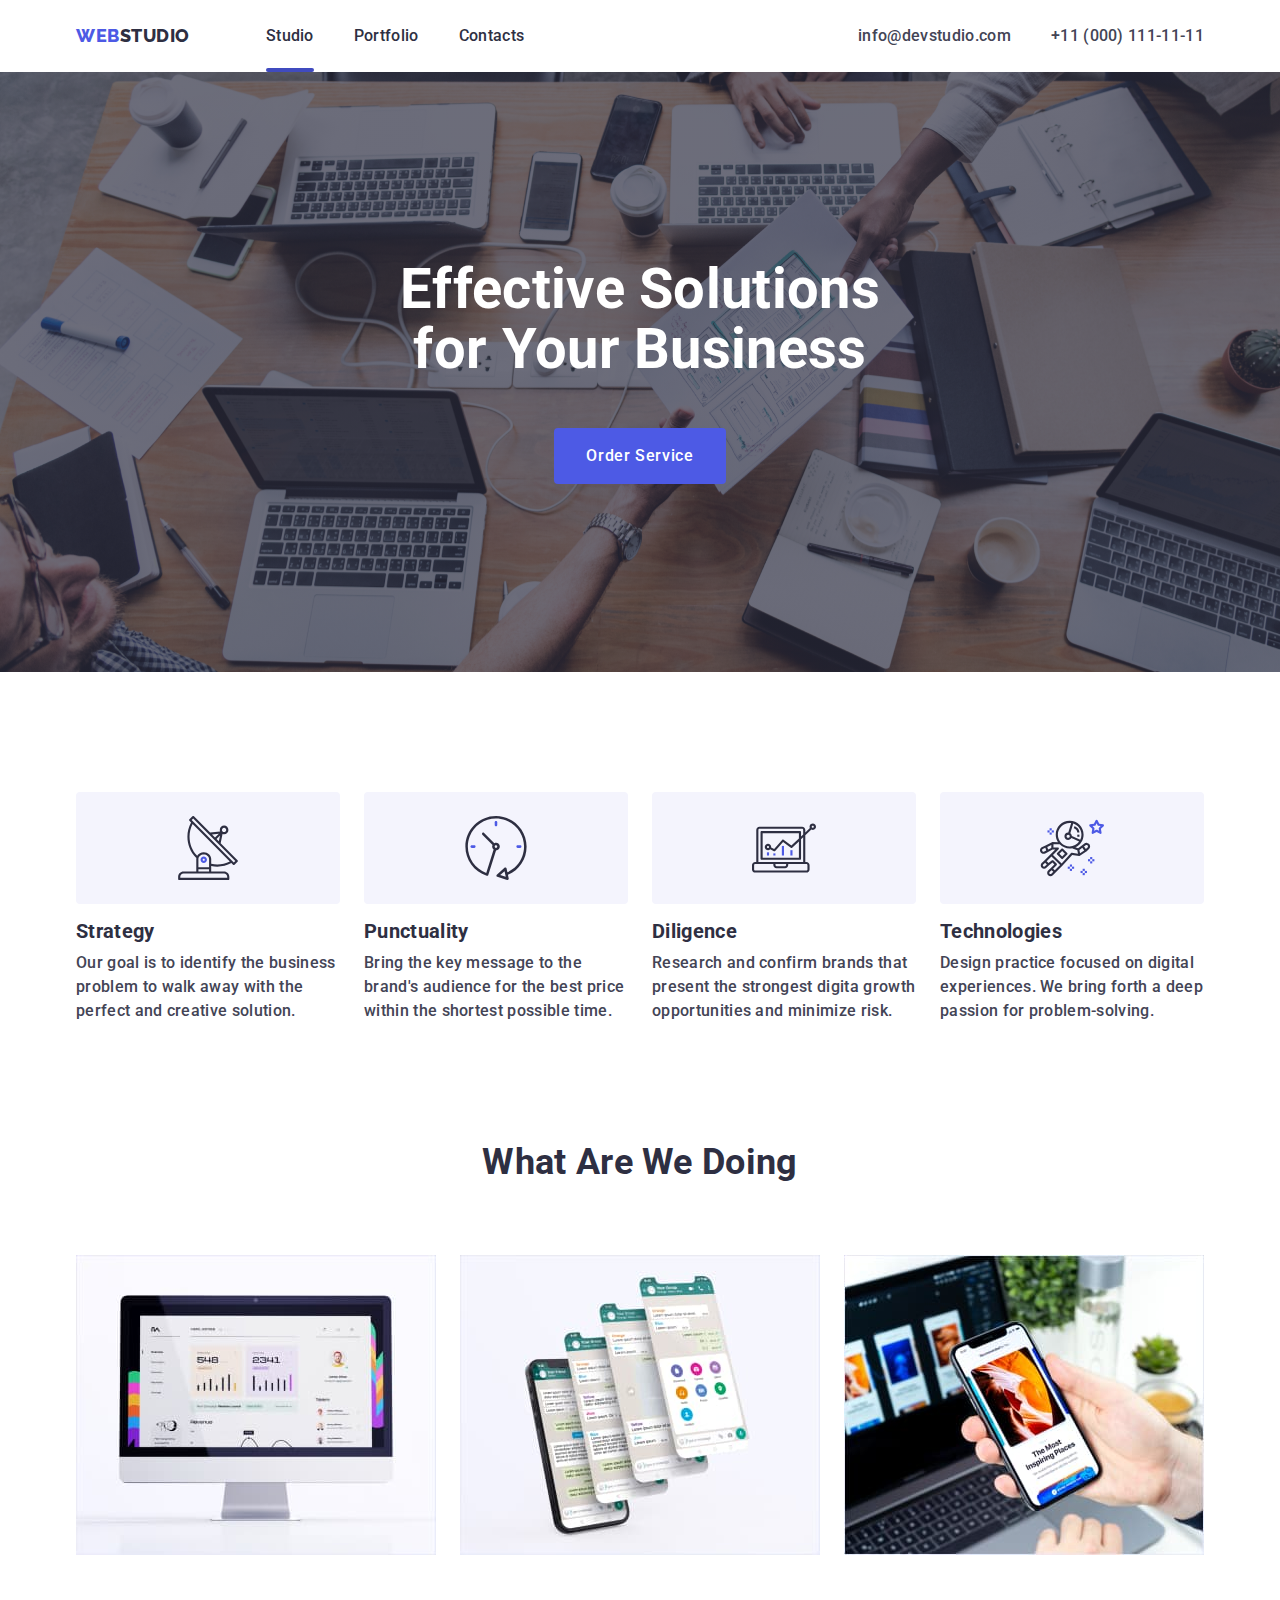
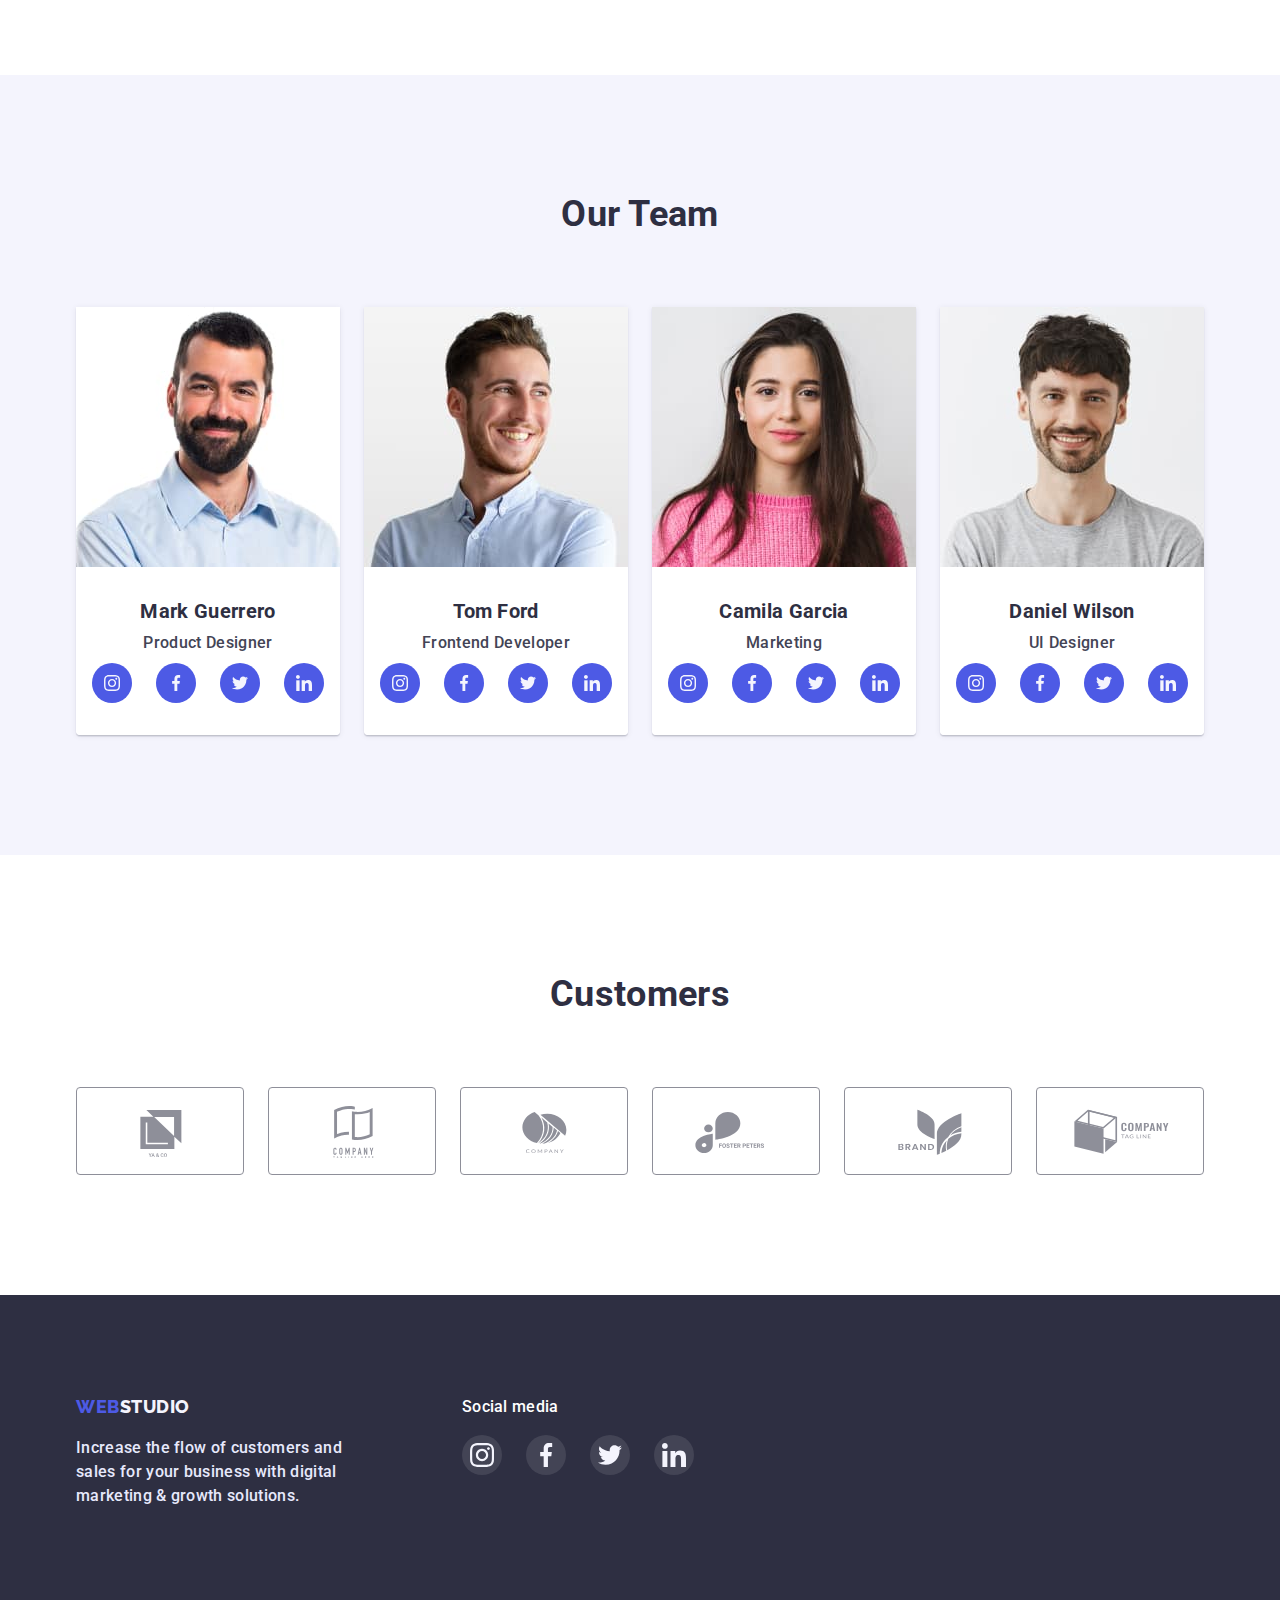
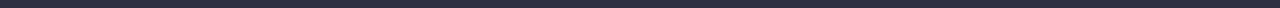
<file: index.html>
<!DOCTYPE html>
<html lang="en">
  <head>
    <meta charset="UTF-8" />
    <meta http-equiv="X-UA-Compatible" content="IE=edge" />
    <meta name="viewport" content="width=device-width, initial-scale=1.0" />
    <title>Web Studio</title>
    <link rel="preconnect" href="https://fonts.googleapis.com" />
    <link rel="preconnect" href="https://fonts.gstatic.com" crossorigin />
    <link
      href="https://fonts.googleapis.com/css2?family=Raleway:wght@800&family=Roboto:wght@400;500;700&display=swap"
      rel="stylesheet"
    />
    <link
      rel="stylesheet"
      href="https://cdn.jsdelivr.net/npm/modern-normalize@1.1.0/modern-normalize.min.css"
    />

    <link rel="stylesheet" href="./css/styles.css" />
  </head>
  <body>
    <!--=================================== HEADER ===================================-->

    <header class="page-header">
      <div class="container page-header-container">
        <nav class="page-nav">
          <a class="logo-link link logo-link-header" href="index.html"
            >WEB<span class="studio-header">STUDIO</span></a
          >
          <ul class="menu list">
            <li class="menu-item">
              <a class="menu-link menu-link-index link" href="index.html"
                >Studio</a
              >
            </li>
            <li class="menu-item">
              <a class="menu-link link" href="portfolio.html">Portfolio</a>
            </li>
            <li class="menu-item">
              <a class="menu-link link" href="">Contacts</a>
            </li>
          </ul>
        </nav>
        <address>
          <ul class="contacts list">
            <li class="contact-link-li">
              <a class="contact-link link" href="mailto:info@devstudio.com"
                >info@devstudio.com</a
              >
            </li>
            <li class="contact-link-li">
              <a class="contact-link link" href="tel:+110001111111"
                >+11 (000) 111-11-11</a
              >
            </li>
          </ul>
        </address>
      </div>
    </header>

    <!--=================================== HERO ===================================-->

    <main>
      <section class="hero section">
        <div class="container">
          <h1 class="main-title">
            Effective Solutions <br />
            for Your Business
          </h1>
          <button class="btn-order button" data-modal-open type="button">
            Order Service
          </button>
        </div>
      </section>

      <!--=================================== FEATURES ===================================-->

      <section class="features-section section">
        <div class="container">
          <h2 class="hidden-title">Features</h2>
          <ul class="features list">
            <li>
              <svg class="about-feauters" height="64px">
                <use href="./images/icons.svg#icon-group"></use>
              </svg>
              <h3 class="suptitle">Strategy</h3>
              <p class="section-description-theme-light">
                Our goal is to identify the business problem to walk away with
                the perfect and creative solution.
              </p>
            </li>
            <li>
              <svg class="about-feauters" height="64px">
                <use href="./images/icons.svg#icon-clock"></use>
              </svg>
              <h3 class="suptitle">Punctuality</h3>
              <p class="section-description-theme-light">
                Bring the key message to the brand's audience for the best price
                within the shortest possible time.
              </p>
            </li>
            <li>
              <svg class="about-feauters" height="64px">
                <use href="./images/icons.svg#icon-diagram"></use>
              </svg>
              <h3 class="suptitle">Diligence</h3>
              <p class="section-description-theme-light">
                Research and confirm brands that present the strongest digita
                growth opportunities and minimize risk.
              </p>
            </li>
            <li>
              <svg class="about-feauters" height="64px">
                <use href="./images/icons.svg#icon-astronaut"></use>
              </svg>
              <h3 class="suptitle">Technologies</h3>
              <p class="section-description-theme-light">
                Design practice focused on digital experiences. We bring forth a
                deep passion for problem-solving.
              </p>
            </li>
          </ul>
        </div>
      </section>

      <!--=================================== WE DOING ===================================-->

      <section class="doing-section section">
        <div class="container">
          <h2 class="section-title">What are we doing</h2>
          <ul class="list img-sites">
            <li>
              <img
                src="images/img1.jpg"
                alt="Site on a computer"
                width="360"
                height="300"
              />
            </li>
            <li>
              <img
                src="images/img2.jpg"
                alt="Site on a telephone"
                width="360"
                height="300"
              />
            </li>
            <li>
              <img
                src="images/img3.jpg"
                alt="Site on a computer and a telephone"
                width="360"
                height="300"
              />
            </li>
          </ul>
        </div>
      </section>

      <!--=================================== TEAM ===================================-->

      <section class="team-section section">
        <div class="container">
          <h2 class="section-title">Our Team</h2>
          <ul class="team-cards list">
            <li class="team-card">
              <img
                src="images/team1.jpg"
                alt="Product Designer - Mark Guerrero"
                width="264"
                height="260"
              />
              <div class="text-before-team-card">
                <h3 class="suptitle team-name">Mark Guerrero</h3>
                <p class="section-description-theme-light text-team">
                  Product Designer
                </p>
                <ul class="social-list list">
                  <li class="social-list-item">
                    <a href="" class="social-list-link"
                      ><svg class="social-list-icon">
                        <use href="./images/icons.svg#icon-instagram"></use>
                      </svg>
                    </a>
                  </li>
                  <li class="social-list list">
                    <a href="" class="social-list-link"
                      ><svg class="social-list-icon">
                        <use href="./images/icons.svg#icon-facebook"></use>
                      </svg>
                    </a>
                  </li>
                  <li class="social-list list">
                    <a href="" class="social-list-link"
                      ><svg class="social-list-icon">
                        <use href="./images/icons.svg#icon-twitter"></use>
                      </svg>
                    </a>
                  </li>
                  <li class="social-list list">
                    <a href="" class="social-list-link"
                      ><svg class="social-list-icon">
                        <use href="./images/icons.svg#icon-linkedin"></use>
                      </svg>
                    </a>
                  </li>
                </ul>
              </div>
            </li>
            <li class="team-card">
              <img
                src="images/team2.jpg"
                alt="Frontend Developer - Tom Ford"
                width="264"
                height="260"
              />
              <div class="text-before-team-card">
                <h3 class="suptitle team-name">Tom Ford</h3>
                <p class="section-description-theme-light text-team">
                  Frontend Developer
                </p>
                <ul class="social-list list">
                  <li class="social-list-item">
                    <a href="" class="social-list-link"
                      ><svg class="social-list-icon">
                        <use href="./images/icons.svg#icon-instagram"></use>
                      </svg>
                    </a>
                  </li>
                  <li class="social-list list">
                    <a href="" class="social-list-link"
                      ><svg class="social-list-icon">
                        <use href="./images/icons.svg#icon-facebook"></use>
                      </svg>
                    </a>
                  </li>
                  <li class="social-list list">
                    <a href="" class="social-list-link"
                      ><svg class="social-list-icon">
                        <use href="./images/icons.svg#icon-twitter"></use>
                      </svg>
                    </a>
                  </li>
                  <li class="social-list list">
                    <a href="" class="social-list-link"
                      ><svg class="social-list-icon">
                        <use href="./images/icons.svg#icon-linkedin"></use>
                      </svg>
                    </a>
                  </li>
                </ul>
              </div>
            </li>
            <li class="team-card">
              <img
                src="images/team3.jpg"
                alt="Marketing - Camila Garcia"
                width="264"
                height="260"
              />
              <div class="text-before-team-card">
                <h3 class="suptitle team-name">Camila Garcia</h3>
                <p class="section-description-theme-light text-team">
                  Marketing
                </p>
                <ul class="social-list list">
                  <li class="social-list-item">
                    <a href="" class="social-list-link"
                      ><svg class="social-list-icon">
                        <use href="./images/icons.svg#icon-instagram"></use>
                      </svg>
                    </a>
                  </li>
                  <li class="social-list list">
                    <a href="" class="social-list-link"
                      ><svg class="social-list-icon">
                        <use href="./images/icons.svg#icon-facebook"></use>
                      </svg>
                    </a>
                  </li>
                  <li class="social-list list">
                    <a href="" class="social-list-link"
                      ><svg class="social-list-icon">
                        <use href="./images/icons.svg#icon-twitter"></use>
                      </svg>
                    </a>
                  </li>
                  <li class="social-list list">
                    <a href="" class="social-list-link"
                      ><svg class="social-list-icon">
                        <use href="./images/icons.svg#icon-linkedin"></use>
                      </svg>
                    </a>
                  </li>
                </ul>
              </div>
            </li>
            <li class="team-card">
              <img
                src="images/team4.jpg"
                alt="UI Designer - Daniel Wilson"
                width="264"
                height="260"
              />
              <div class="text-before-team-card">
                <h3 class="suptitle team-name">Daniel Wilson</h3>
                <p class="section-description-theme-light text-team">
                  UI Designer
                </p>
                <ul class="social-list list">
                  <li class="social-list-item">
                    <a href="" class="social-list-link"
                      ><svg class="social-list-icon">
                        <use href="./images/icons.svg#icon-instagram"></use>
                      </svg>
                    </a>
                  </li>
                  <li class="social-list list">
                    <a href="" class="social-list-link"
                      ><svg class="social-list-icon">
                        <use href="./images/icons.svg#icon-facebook"></use>
                      </svg>
                    </a>
                  </li>
                  <li class="social-list list">
                    <a href="" class="social-list-link"
                      ><svg class="social-list-icon">
                        <use href="./images/icons.svg#icon-twitter"></use>
                      </svg>
                    </a>
                  </li>
                  <li class="social-list list">
                    <a href="" class="social-list-link"
                      ><svg class="social-list-icon">
                        <use href="./images/icons.svg#icon-linkedin"></use>
                      </svg>
                    </a>
                  </li>
                </ul>
              </div>
            </li>
          </ul>
        </div>
      </section>
    </main>

    <!--========================================= CUSTOMERS ==========================-->

    <section class="section">
      <div class="container">
        <h2 class="section-title">Customers</h2>
        <ul class="customer list">
          <li>
            <a class="bisnes-partner" href="">
              <svg class="brend">
                <use href="./images/icons.svg#icon-logo-1"></use>
              </svg>
            </a>
          </li>
          <li>
            <a class="bisnes-partner" href="">
              <svg class="brend">
                <use href="./images/icons.svg#icon-logo-2"></use>
              </svg>
            </a>
          </li>
          <li>
            <a class="bisnes-partner" href="">
              <svg class="brend">
                <use href="./images/icons.svg#icon-logo-3"></use>
              </svg>
            </a>
          </li>
          <li>
            <a class="bisnes-partner" href="">
              <svg class="brend">
                <use href="./images/icons.svg#icon-logo-4"></use>
              </svg>
            </a>
          </li>
          <li>
            <a class="bisnes-partner" href="">
              <svg class="brend">
                <use href="./images/icons.svg#icon-logo-5"></use>
              </svg>
            </a>
          </li>
          <li>
            <a class="bisnes-partner" href="">
              <svg class="brend">
                <use href="./images/icons.svg#icon-logo-6"></use>
              </svg>
            </a>
          </li>
        </ul>
      </div>
    </section>

    <!--=================================== FOOTER ===================================-->

    <footer class="footer">
      <div class="container footer-container">
        <div>
          <a class="logo-link link" href="index.html"
            >WEB<span class="studio studio-footer">STUDIO</span></a
          >
          <p class="section-description-theme-dark">
            Increase the flow of customers and <br />
            sales for your business with digital <br />
            marketing & growth solutions.
          </p>
        </div>
        <div class="footer-social-media">
          <p class="title-social-media">Social media</p>
          <ul class="social-list list">
            <li class="social-list-item">
              <a href="" class="social-list-link social-list-link-footer"
                ><svg class="social-list-icon social-list-icon-footer">
                  <use href="./images/icons.svg#icon-instagram"></use>
                </svg>
              </a>
            </li>
            <li class="social-list list">
              <a href="" class="social-list-link social-list-link-footer"
                ><svg class="social-list-icon social-list-icon-footer">
                  <use href="./images/icons.svg#icon-facebook"></use>
                </svg>
              </a>
            </li>
            <li class="social-list list">
              <a href="" class="social-list-link social-list-link-footer"
                ><svg class="social-list-icon social-list-icon-footer">
                  <use href="./images/icons.svg#icon-twitter"></use>
                </svg>
              </a>
            </li>
            <li class="social-list list">
              <a href="" class="social-list-link social-list-link-footer"
                ><svg class="social-list-icon social-list-icon-footer">
                  <use href="./images/icons.svg#icon-linkedin"></use>
                </svg>
              </a>
            </li>
          </ul>
        </div>
      </div>
    </footer>

    <!-- ==================================MODAL-WINDOW ==========================-->
    
    <div class="backdrop is-hidden" data-modal>
      <div class="modal">
        <button type="button" class="modal-close-btn" data-modal-close>
          <svg class="modal-close-btn-icon" width="8px" height="8px">
            <use href="./images/icons.svg#icon-close-btn"></use>
          </svg>
        </button>
      </div>
    </div>

    <script src="./js/modal.js"></script>
  </body>
</html>
</file>
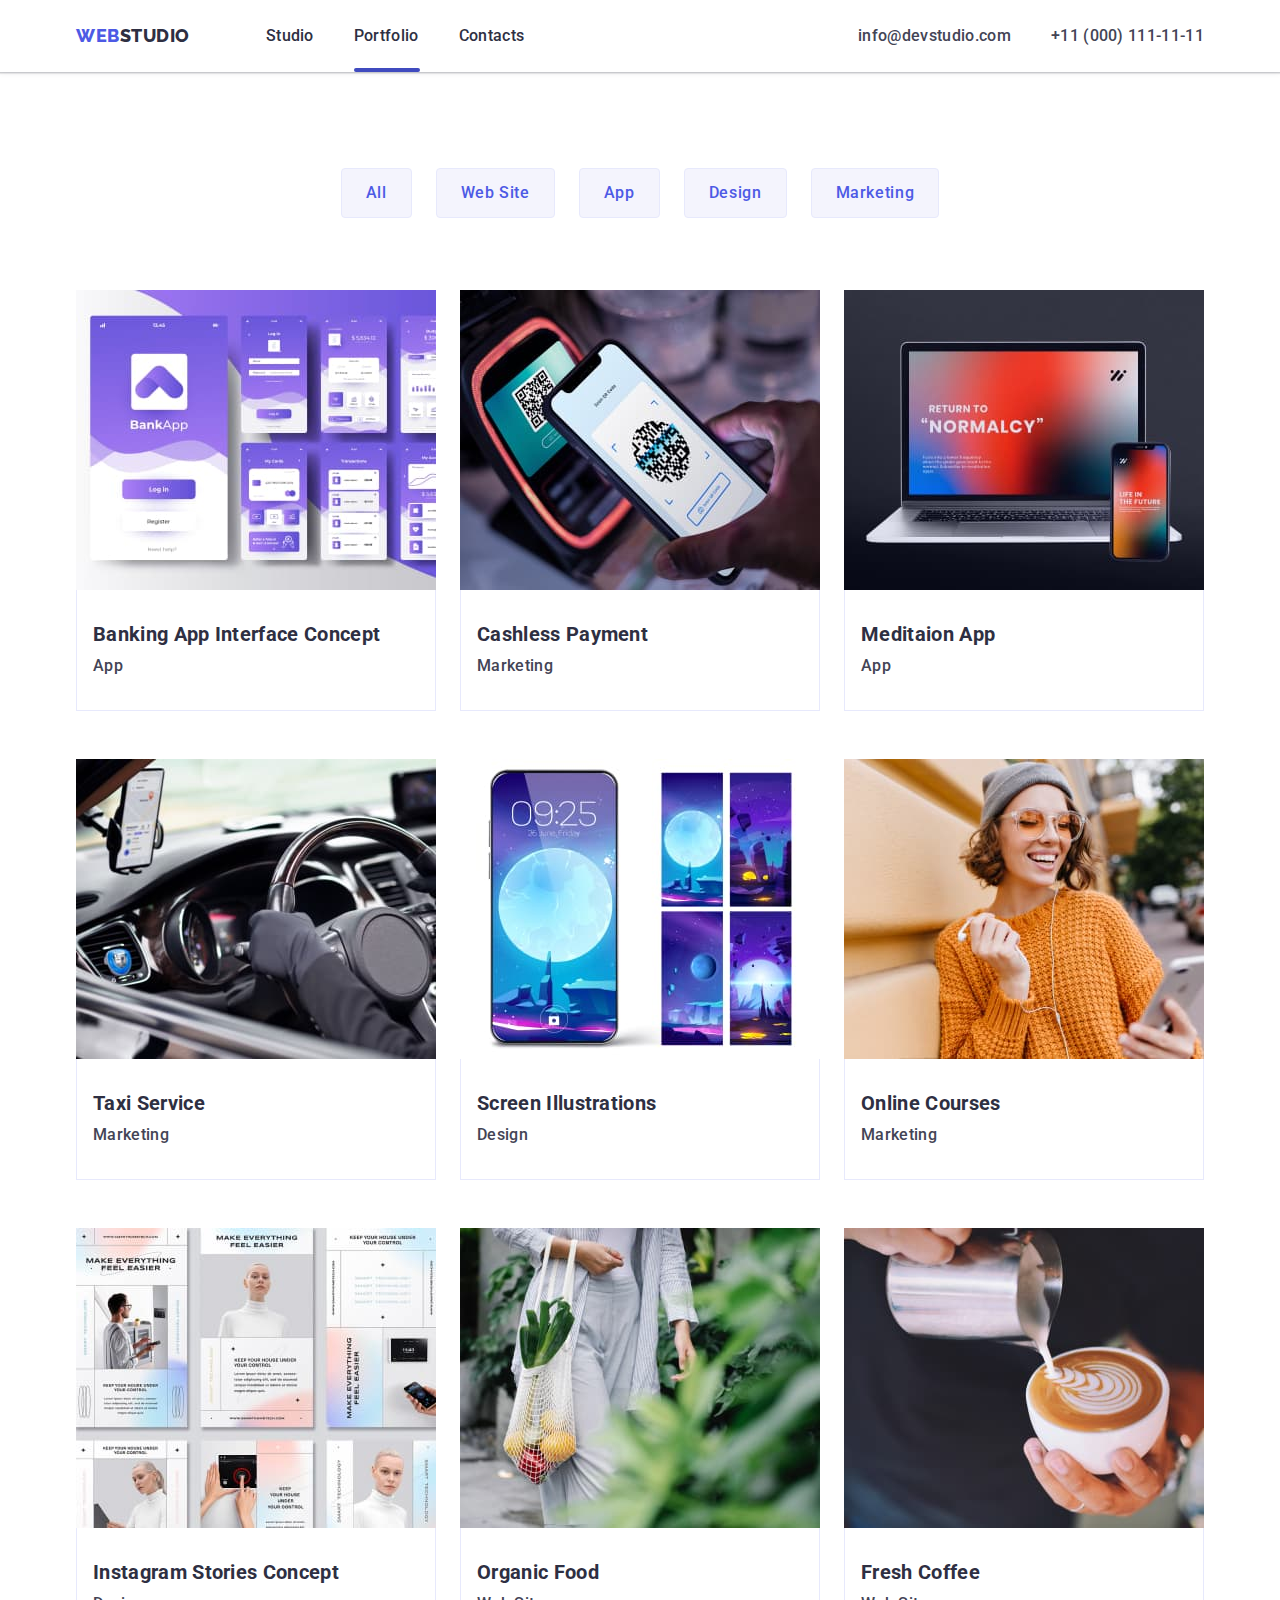
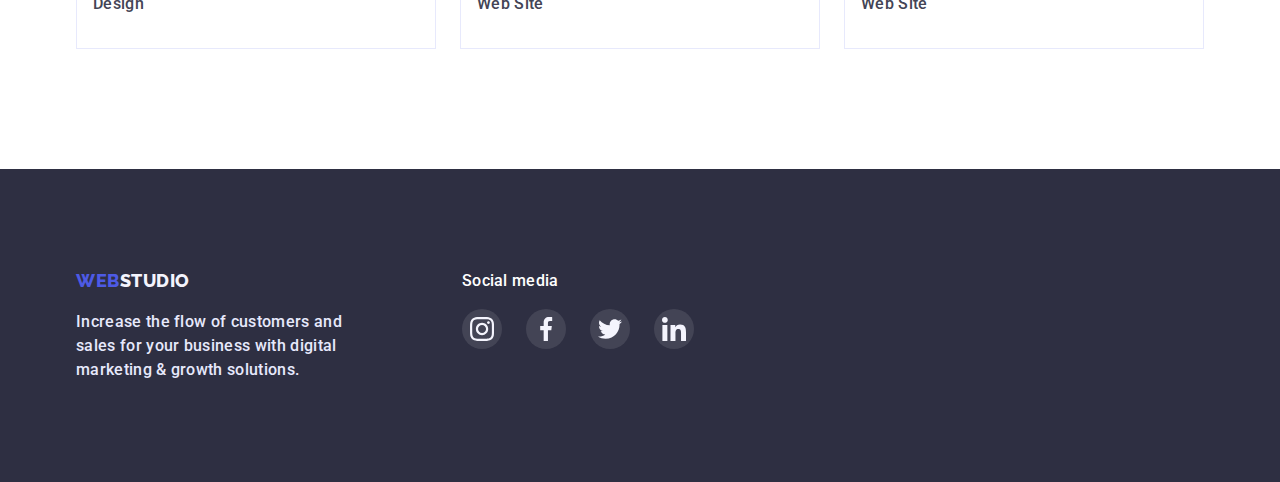
<file: portfolio.html>
<!DOCTYPE html>
<html lang="en">
  <head>
    <meta charset="UTF-8" />
    <meta http-equiv="X-UA-Compatible" content="IE=edge" />
    <meta name="viewport" content="width=device-width, initial-scale=1.0" />
    <title>Portfolio</title>
    <link rel="preconnect" href="https://fonts.googleapis.com" />
    <link rel="preconnect" href="https://fonts.gstatic.com" crossorigin />
    <link
      href="https://fonts.googleapis.com/css2?family=Raleway:wght@800&family=Roboto:wght@400;500;700&display=swap"
      rel="stylesheet"
    />
    <link
      rel="stylesheet"
      href="https://cdn.jsdelivr.net/npm/modern-normalize@1.1.0/modern-normalize.min.css"
    />

    <link rel="stylesheet" href="./css/styles.css" />
  </head>
  <body>
    <!-- =================================== HEADER ===================================-->

    <header class="page-header">
      <div class="container page-header-container">
        <nav class="page-nav">
          <a class="logo-link link logo-link-header" href="index.html"
            >WEB<span class="studio-header">STUDIO</span></a
          >
          <ul class="menu list">
            <li class="menu-item">
              <a class="menu-link link" href="index.html">Studio</a>
            </li>
            <li class="menu-item">
              <a
                class="menu-link link menu-link-portfolio"
                href="portfolio.html"
                >Portfolio</a
              >
            </li>
            <li class="menu-item">
              <a class="menu-link link" href="">Contacts</a>
            </li>
          </ul>
        </nav>
        <address>
          <ul class="contacts list">
            <li class="contact-link-li">
              <a class="contact-link link" href="mailto:info@devstudio.com"
                >info@devstudio.com</a
              >
            </li>
            <li class="contact-link-li">
              <a class="contact-link link" href="tel:+110001111111"
                >+11 (000) 111-11-11</a
              >
            </li>
          </ul>
        </address>
      </div>
    </header>

    <!--=================================== FILTER ===================================-->

    <main>
      <section class="section filter-section">
        <div class="container">
          <h1 class="hidden-title">Portfolio</h1>
          <ul class="btns-filter list">
            <li>
              <button class="btn-filter button" type="button">All</button>
            </li>
            <li>
              <button class="btn-filter button" type="button">Web Site</button>
            </li>
            <li>
              <button class="btn-filter button" type="button">App</button>
            </li>
            <li>
              <button class="btn-filter button" type="button">Design</button>
            </li>
            <li>
              <button class="btn-filter button" type="button">Marketing</button>
            </li>
          </ul>

          <!--=================================== CARDS ===================================-->

          <ul class="list cards-link-works">
            <li class="card-link-example">
              <a href="" class="team-list-link link">
                <div class="team-list-img">
                  <img
                    src="images/p-img1.jpg"
                    alt="Banking App Interface Concept"
                    width="360"
                    height="300"
                  />
                  <p class="overlay">
                    14 Stylish and User-Friendly App Design Concepts · Task
                    Manager App · Calorie Tracker App · Exotic Fruit Ecommerce
                    App · Cloud Storage App 14 Stylish and User-Friendly App
                    Design Concepts · Task Manager App · Calorie Tracker App ·
                    Exotic Fruit Ecommerce App · Cloud Storage App 14 Stylish
                    and User-Friendly App Design Concepts · Task Manager App ·
                    Calorie Tracker App · Exotic Fruit Ecommerce App · Cloud
                    Storage App 14 Stylish and User-Friendly App Design Concepts
                    · Task Manager App · Calorie Tracker App · Exotic Fruit
                    Ecommerce App · Cloud Storage App
                  </p>
                </div>
                <div class="text-card-exapmle">
                  <h2 class="suptitle">Banking App Interface Concept</h2>
                  <p class="section-description-theme-light">App</p>
                </div>
              </a>
            </li>

            <li class="card-link-example">
              <a href="" class="team-list-link link">
                <div class="team-list-img">
                  <img
                    src="images/p-img2.jpg"
                    alt="Cashless Payment"
                    width="360"
                    height="300"
                  />
                  <p class="overlay">
                    14 Stylish and User-Friendly App Design Concepts · Task
                    Manager App · Calorie Tracker App · Exotic Fruit Ecommerce
                    App · Cloud Storage App
                  </p>
                </div>
                <div class="text-card-exapmle">
                  <h2 class="suptitle">Cashless Payment</h2>
                  <p class="section-description-theme-light">Marketing</p>
                </div>
              </a>
            </li>
            <li class="card-link-example">
              <a href="" class="team-list-link link">
                <div class="team-list-img">
                  <img
                    src="images/p-img3.jpg"
                    alt="Meditaion App"
                    width="360"
                    height="300"
                  />
                  <p class="overlay">
                    14 Stylish and User-Friendly App Design Concepts · Task
                    Manager App · Calorie Tracker App · Exotic Fruit Ecommerce
                    App · Cloud Storage App
                  </p>
                </div>
                <div class="text-card-exapmle">
                  <h2 class="suptitle">Meditaion App</h2>
                  <p class="section-description-theme-light">App</p>
                </div>
              </a>
            </li>

            <li class="card-link-example">
              <a href="" class="team-list-link link">
                <div class="team-list-img">
                  <img
                    src="images/p-img4.jpg"
                    alt="Taxi Service"
                    width="360"
                    height="300"
                  />
                  <p class="overlay">
                    14 Stylish and User-Friendly App Design Concepts · Task
                    Manager App · Calorie Tracker App · Exotic Fruit Ecommerce
                    App · Cloud Storage App
                  </p>
                </div>
                <div class="text-card-exapmle">
                  <h2 class="suptitle">Taxi Service</h2>
                  <p class="section-description-theme-light">Marketing</p>
                </div>
              </a>
            </li>

            <li class="card-link-example">
              <a href="" class="team-list-link link">
                <div class="team-list-img">
                  <img
                    src="images/p-img5.jpg"
                    alt="Screen Illustrations"
                    width="360"
                    height="300"
                  />
                  <p class="overlay">
                    14 Stylish and User-Friendly App Design Concepts · Task
                    Manager App · Calorie Tracker App · Exotic Fruit Ecommerce
                    App · Cloud Storage App
                  </p>
                </div>
                <div class="text-card-exapmle">
                  <h2 class="suptitle">Screen Illustrations</h2>
                  <p class="section-description-theme-light">Design</p>
                </div>
              </a>
            </li>

            <li class="card-link-example">
              <a href="" class="team-list-link link">
                <div class="team-list-img">
                  <img
                    src="images/p-img6.jpg"
                    alt="Online Courses"
                    width="360"
                    height="300"
                  />
                  <p class="overlay">
                    14 Stylish and User-Friendly App Design Concepts · Task
                    Manager App · Calorie Tracker App · Exotic Fruit Ecommerce
                    App · Cloud Storage App
                  </p>
                </div>
                <div class="text-card-exapmle">
                  <h2 class="suptitle">Online Courses</h2>
                  <p class="section-description-theme-light">Marketing</p>
                </div>
              </a>
            </li>

            <li class="card-link-example">
              <a href="" class="team-list-link link">
                <div class="team-list-img">
                  <img
                    src="images/p-img7.jpg"
                    alt="Instagram Stories Concept"
                    width="360"
                    height="300"
                  />
                  <p class="overlay">
                    14 Stylish and User-Friendly App Design Concepts · Task
                    Manager App · Calorie Tracker App · Exotic Fruit Ecommerce
                    App · Cloud Storage App
                  </p>
                </div>
                <div class="text-card-exapmle">
                  <h2 class="suptitle">Instagram Stories Concept</h2>
                  <p class="section-description-theme-light">Design</p>
                </div>
              </a>
            </li>

            <li class="card-link-example">
              <a href="" class="team-list-link link">
                <div class="team-list-img">
                  <img
                    src="images/p-img8.jpg"
                    alt="Organic Food"
                    width="360"
                    height="300"
                  />
                  <p class="overlay">
                    14 Stylish and User-Friendly App Design Concepts · Task
                    Manager App · Calorie Tracker App · Exotic Fruit Ecommerce
                    App · Cloud Storage App
                  </p>
                </div>
                <div class="text-card-exapmle">
                  <h2 class="suptitle">Organic Food</h2>
                  <p class="section-description-theme-light">Web Site</p>
                </div>
              </a>
            </li>

            <li class="card-link-example">
              <a href="" class="team-list-link link">
                <div class="team-list-img">
                  <img
                    src="images/p-img9.jpg"
                    alt="Fresh Coffee"
                    width="360"
                    height="300"
                  />
                  <p class="overlay">
                    14 Stylish and User-Friendly App Design Concepts · Task
                    Manager App · Calorie Tracker App · Exotic Fruit Ecommerce
                    App · Cloud Storage App
                  </p>
                </div>
                <div class="text-card-exapmle">
                  <h2 class="suptitle">Fresh Coffee</h2>
                  <p class="section-description-theme-light">Web Site</p>
                </div>
              </a>
            </li>
          </ul>
        </div>
      </section>
    </main>

    <!--=================================== FOOTER ===================================-->

    <footer class="footer">
      <div class="container footer-container">
        <div>
          <a class="logo-link link" href="index.html"
            >WEB<span class="studio studio-footer">STUDIO</span></a
          >
          <p class="section-description-theme-dark">
            Increase the flow of customers and <br />
            sales for your business with digital <br />
            marketing & growth solutions.
          </p>
        </div>
        <div class="footer-social-media">
          <p class="title-social-media">Social media</p>
          <ul class="social-list list">
            <li class="social-list-item">
              <a href="" class="social-list-link social-list-link-footer"
                ><svg class="social-list-icon social-list-icon-footer">
                  <use href="./images/icons.svg#icon-instagram"></use>
                </svg>
              </a>
            </li>
            <li class="social-list list">
              <a href="" class="social-list-link social-list-link-footer"
                ><svg class="social-list-icon social-list-icon-footer">
                  <use href="./images/icons.svg#icon-facebook"></use>
                </svg>
              </a>
            </li>
            <li class="social-list list">
              <a href="" class="social-list-link social-list-link-footer"
                ><svg class="social-list-icon social-list-icon-footer">
                  <use href="./images/icons.svg#icon-twitter"></use>
                </svg>
              </a>
            </li>
            <li class="social-list list">
              <a href="" class="social-list-link social-list-link-footer"
                ><svg class="social-list-icon social-list-icon-footer">
                  <use href="./images/icons.svg#icon-linkedin"></use>
                </svg>
              </a>
            </li>
          </ul>
        </div>
      </div>
    </footer>
  </body>
</html>
</file>
<file: css/styles.css>
:root {
  --accent-color: #2e2f42;
  --btn-background-color: #4d5ae5;
  --focus-hover-color: #404bbf;
  --main-white: #ffffff;
  --background-light-color: #f4f4fd;

  /* fonts */
  --logo-font: Raleway, sans-serif;
  --text-font: Roboto, sans-serif;

  /* transition */
  --duration: 250ms;
  --timing-function: cubic-bezier(0.4, 0, 0.2, 1);
}

h1,
h2,
h3,
h4,
p {
  margin-top: 0;
  margin-bottom: 0;
}
ul,
ol {
  margin-top: 0;
  margin-bottom: 0;
  padding-left: 0;
}
img {
  display: block;
}
.list {
  list-style: none;
}
.link {
  text-decoration: none;
  color: var(--accent-color);
}

.button {
  border: none;
  font-family: var(--text-font);
  font-size: 16px;
  line-height: 1.5;
  letter-spacing: 0.04em;
  border-radius: 4px;
  font-weight: 500;
  cursor: pointer;
  margin-left: auto;
  margin-right: auto;
}
body {
  font-family: var(--text-font);
  font-size: 16px;
  font-weight: 500;
  line-height: 1.5;
  letter-spacing: 0.02em;
  color: var(--accent-color);
}
.container {
  width: 1158px;
  margin-left: auto;
  margin-right: auto;
  padding: 0 15px;
}
.hidden-title {
  position: absolute;
  width: 1px;
  height: 1px;
  margin: -1px;
  border: 0;
  padding: 0;
  white-space: nowrap;
  clip-path: inset(100%);
  clip: rect(0 0 0 0);
  overflow: hidden;
}
.section {
  padding: 120px 0;
}

/* =================================== COMPONENTS ===================================*/

.section-description-theme-dark {
  color: #e7e9fc;
  margin-top: 16px;
  /* Used only in FOOTER */
}
.section-description-theme-light {
  color: #434455;
}
.section-title {
  font-weight: 700;
  font-size: 36px;
  line-height: 1.11;
  text-align: center;
  text-transform: capitalize;
  margin-bottom: 72px;
}
.suptitle {
  font-size: 20px;
  line-height: 1.2;
  margin-bottom: 8px;
}

/* =================================== /COMPONENTS ===================================*/

/* =================================== LOGO ===================================*/
.logo-link {
  font-family: var(--logo-font);
  font-weight: 800;
  font-size: 18px;
  line-height: 1.33;
  letter-spacing: 0.03em;
  text-transform: uppercase;
  color: #4d5ae5;
}
.logo-link-header {
  margin-right: 76px;
}

.studio-header {
  color: var(--accent-color);
}

.studio-footer {
  color: var(--background-light-color);
}
/* =================================== /LOGO ===================================*/

/* =================================== HEADER ===================================*/
header {
  box-shadow: 0px 2px 1px rgba(46, 47, 66, 0.08),
    0px 1px 1px rgba(46, 47, 66, 0.16), 0px 1px 6px rgba(46, 47, 66, 0.08);
}
.page-header-container {
  position: relative;

  display: flex;
  align-items: center;
  /* padding-top: 24px;
  padding-bottom: 24px; */
}
.page-nav {
  display: flex;
  align-items: center;
}
.menu {
  display: flex;
  align-items: center;
  column-gap: 40px;
}

address {
  margin-left: auto;
}
.contacts {
  display: flex;
  align-items: center;
  column-gap: 40px;
}
.contact-link {
  font-style: normal;
  color: #434455;
  transition: color var(--duration) var(--timing-function);
}
.contact-link:hover,
.contact-link:focus {
  color: var(--focus-hover-color);
}
.menu-link {
  transition: color var(--duration) var(--timing-function);
}
.menu-link:hover,
.menu-link:focus {
  color: var(--focus-hover-color);
}
.menu-item {
  position: relative;
  padding-top: 24px;
  padding-bottom: 24px;
}

.menu-link-index:after {
  position: absolute;
  bottom: 0px;

  width: 100%;
  height: 4px;
  background-color: var(--focus-hover-color);
  border-radius: 2px;
  display: block;
  content: "";
}
.menu-link-portfolio:after {
  position: absolute;
  bottom: 0px;

  width: 66px;
  height: 4px;
  background-color: var(--focus-hover-color);
  border-radius: 2px;
  margin-top: 24px;
  display: block;
  content: "";
}

/* =================================== /HEADER ===================================*/

/* =============================== HERO =================================== */

.hero {
  background-color: var(--accent-color);
  background-image: linear-gradient(
      rgba(46, 47, 66, 0.7),
      rgba(46, 47, 66, 0.7)
    ),
    url(../images/hero-bg.jpg);
  background-size: cover;
  max-width: 1440px;
  margin-left: auto;
  margin-right: auto;
  /* В секції hero стоїть класс container, але hero не наслідує чомусь margin-и */

  padding: 188px 0;
}
.main-title {
  font-weight: 700;
  font-size: 56px;
  line-height: 1.07;
  text-align: center;
  color: var(--main-white);

  margin-bottom: 48px;
}
.btn-order {
  background: var(--btn-background-color);
  padding: 16px 32px;

  display: flex;
  align-items: center;
  color: var(--main-white);

  transition: background-color var(--duration) var(--timing-function);
}
.btn-order:hover {
  background-color: var(--focus-hover-color);
}

/* =================================== /HERO =================================== */

/* =================================== FEATURES ===================================  */
.features-section {
  background-color: var(--main-white);
}

.features {
  display: flex;
  align-items: center;
  gap: 24px;
}

.about-feauters {
  background-color: var(--background-light-color);
  border-radius: 4px;
  height: 112px;
  width: 264px;

  background-repeat: no-repeat;
  background-position: center;
  padding: 24px;
  margin-bottom: 8px;
}
/* .icon-antenna {
  display: block;
  content: "";
  background-image: url(../images/group.svg);
}
.icon-clock {
  display: block;
  content: "";
  background-image: url(../images/clock.svg);
}
.icon-diagram {
  display: block;
  content: "";
  background-image: url(../images/diagram.svg);
}
.icon-astronaut {
  display: block;
  content: "";
  background-image: url(../images/astronaut.svg);
} */

/* .icon-antenna::before {
  display: block;
  content: "";
  background-image: url(../images/group.svg);
}
.icon-clock::before {
  display: block;
  content: "";
  background-image: url(../images/clock.svg);
}
.icon-diagram::before {
  display: block;
  content: "";
  background-image: url(../images/diagram.svg);
}
.icon-astronaut::before {
  display: block;
  content: "";
  background-image: url(../images/astronaut.svg);
} */
/* =================================== /FEATURES ===================================  */

/* =================================== WE DOING ===================================*/
.doing-section {
  background-color: var(--main-white);
  padding-top: 0;
}
.img-sites {
  display: flex;
  align-items: center;
  gap: 24px;
}
/* =================================== /WE DOING ===================================*/

/* =================================== TEAM ===================================*/
.team-section {
  background: var(--background-light-color);
}
.team-cards {
  display: flex;
  justify-content: center;
  flex-wrap: wrap;
  column-gap: 24px;
  row-gap: 24px;
  /* row-gap вказаний на майбутнє, для випадку якщо додаватимуться ще елементи до списку */
}
.team-card {
  border-radius: 0px 0px 4px 4px;
  box-shadow: 0px 1px 6px rgba(46, 47, 66, 0.08),
    0px 1px 1px rgba(46, 47, 66, 0.16), 0px 2px 1px rgba(46, 47, 66, 0.08);
}

.text-before-team-card {
  background-color: var(--main-white);
  padding: 32px 16px;
  border-radius: 0px 0px 4px 4px;
}
.team-name {
  text-align: center;
}
.text-team {
  text-align: center;
  margin-bottom: 8px;
}
/* ====================================== SVG-SOCIAL-MEDIA ===============================*/
.social-list {
  display: flex;
  justify-content: center;
  gap: 24px;
}
.social-list-link {
  display: flex;
  justify-content: center;
  align-items: center;
  width: 40px;
  height: 40px;
  border-radius: 50%;
  background-color: var(--btn-background-color);

  transition: background-color var(--duration) var(--timing-function);
}
.social-list-link:hover,
.social-list-link:focus {
  background-color: var(--focus-hover-color);
}
.social-list-icon {
  height: 16px;
  width: 16px;
}

/* =================================== /TEAM ===================================*/

/* ================================== CUSTOMERS =========================*/

.customer {
  display: flex;
  text-align: center;
  padding: 0px;
  margin-top: 72px;
  gap: 24px;
}
.bisnes-partner {
  display: flex;
  align-items: center;
  justify-content: center;
  width: 168px;
  height: 88px;

  border: 1px solid #8e8f99;
  border-radius: 4px;

  transition: border var(--duration) var(--timing-function);
}
.bisnes-partner:hover,
.bisnes-partner:focus {
  border: 1px solid var(--focus-hover-color);
}
.brend {
  width: 104px;
  height: 56px;
  fill: #8e8f99;

  transition: fill var(--duration) var(--timing-function);
}
.bisnes-partner:hover .brend,
.bisnes-partner:focus .brend {
  fill: var(--focus-hover-color);
}

/* ================================== /CUSTOMERS =========================*/

/* =================================== FOOTER =================================== */

.footer-container {
  padding-top: 100px;
  padding-bottom: 100px;
  display: flex;
}
.footer {
  background-color: var(--accent-color);
}

.footer-social-media {
  margin-left: 120px;
}
.title-social-media {
  color: var(--main-white);
  margin-bottom: 16px;
}

.social-list-link-footer {
  background-color: rgba(255, 255, 255, 0.1);

  transition: background-color var(--duration) var(--timing-function);
}
.social-list-icon-footer {
  width: 24px;
  height: 24px;
}
.social-list-link-footer:hover,
.social-list-link-footer:focus {
  background-color: #31d0aa;
}

/* =================================== /FOOTER ===================================*/

/* =================================== MODAL-WINDOW ===================================*/
.backdrop {
  position: fixed;
  z-index: 100;
  top: 0%;
  left: 0%;
  width: 100%;
  height: 100%;
  background-color: rgba(46, 47, 66, 0.4);

  transform: scale(1);
  transition: opacity var(--duration) var(--timing-function),
    visibility var(--duration) var(--timing-function),
    transform var(--duration) var(--timing-function);
}

.backdrop.is-hidden {
  transform: scale(0);
  opacity: 0;
  visibility: hidden;
  pointer-events: none;
}
.modal {
  position: absolute;
  top: 50%;
  left: 50%;
  transform: translate(-50%, -50%);
  width: 408px;
  height: 576px;

  background: #fcfcfc;
  box-shadow: 0px 1px 1px rgba(0, 0, 0, 0.14), 0px 1px 3px rgba(0, 0, 0, 0.12),
    0px 2px 1px rgba(0, 0, 0, 0.2);
  border-radius: 4px;
}
.modal-close-btn {
  position: absolute;
  top: 24px;
  right: 24px;

  display: flex;
  justify-content: center;
  align-items: center;

  width: 24px;
  height: 24px;
  background: #e7e9fc;
  border: 1px solid rgba(0, 0, 0, 0.1);
  border-radius: 50%;
  padding: 0;

  cursor: pointer;

  transition: background-color var(--duration) var(--timing-function),
    fill var(--duration) var(--timing-function);
}
.modal-close-btn:hover,
.modal-close-btn:focus {
  background-color: var(--focus-hover-color);
}
.modal-close-btn:hover .modal-close-btn-icon,
.modal-close-btn:focus .modal-close-btn-icon {
  fill: var(--main-white);
}

/* =================================== /MODAL-WINDOW ===================================*/

/* =================================== PORTFOLIO===================================*/
/* =================================== FILTER ===================================*/
.filter-section {
  padding-top: 96px;
}
.btns-filter {
  display: flex;
  align-items: center;
  flex-wrap: wrap;
  justify-content: center;
  column-gap: 24px;

  margin-bottom: 72px;
}
.btn-filter {
  padding: 12px 24px;
  background: var(--background-light-color);
  border: 1px solid #e7e9fc;
  display: flex;
  align-items: center;
  text-align: center;
  color: var(--btn-background-color);

  transition: background-color var(--duration) var(--timing-function),
    color var(--duration) var(--timing-function),
    border var(--duration) var(--timing-function),
    box-shadow var(--duration) var(--timing-function);
}
.btn-filter:hover,
.btn-filter:focus {
  background-color: var(--focus-hover-color);
  color: var(--main-white);
  border: 1px solid var(--focus-hover-color);
  box-shadow: 0px 3px 1px rgba(0, 0, 0, 0.1), 0px 2px 1px rgba(0, 0, 0, 0.08),
    0px 2px 2px rgba(0, 0, 0, 0.12);
}
/* =================================== /FILTER ===================================*/
/* =================================== CARDS ===================================*/

.cards-link-works {
  display: flex;
  align-items: center;
  flex-wrap: wrap;
  row-gap: 48px;
  column-gap: 24px;
}

.text-card-exapmle {
  background-color: var(--main-white);
  border: 1px solid #e7e9fc;
  border-top: none;
  padding: 32px 16px;
}
.card-link-example {
  transition: box-shadow var(--duration) var(--timing-function);
}
.card-link-example:hover,
.card-link-example:focus {
  box-shadow: 0px 1px 6px rgba(46, 47, 66, 0.08),
    0px 1px 1px rgba(46, 47, 66, 0.16), 0px 2px 1px rgba(46, 47, 66, 0.08);
}
.card-link-example:hover .overlay,
.team-list-link:focus .overlay {
  transform: translate(0, 0);
}

.team-list-img {
  position: relative;
  overflow: hidden;
}
.overlay {
  position: absolute;
  left: 0;
  top: 0;
  width: 100%;
  height: 100%;
  overflow-y: auto;
  transform: translate(0, 100%);
  transition: transform var(--duration) var(--timing-function);

  font-weight: 400;
  color: var(--background-light-color);

  background-color: var(--btn-background-color);
  padding: 40px 32px;
}

/* =================================== /CARDS ===================================*/
</file>
